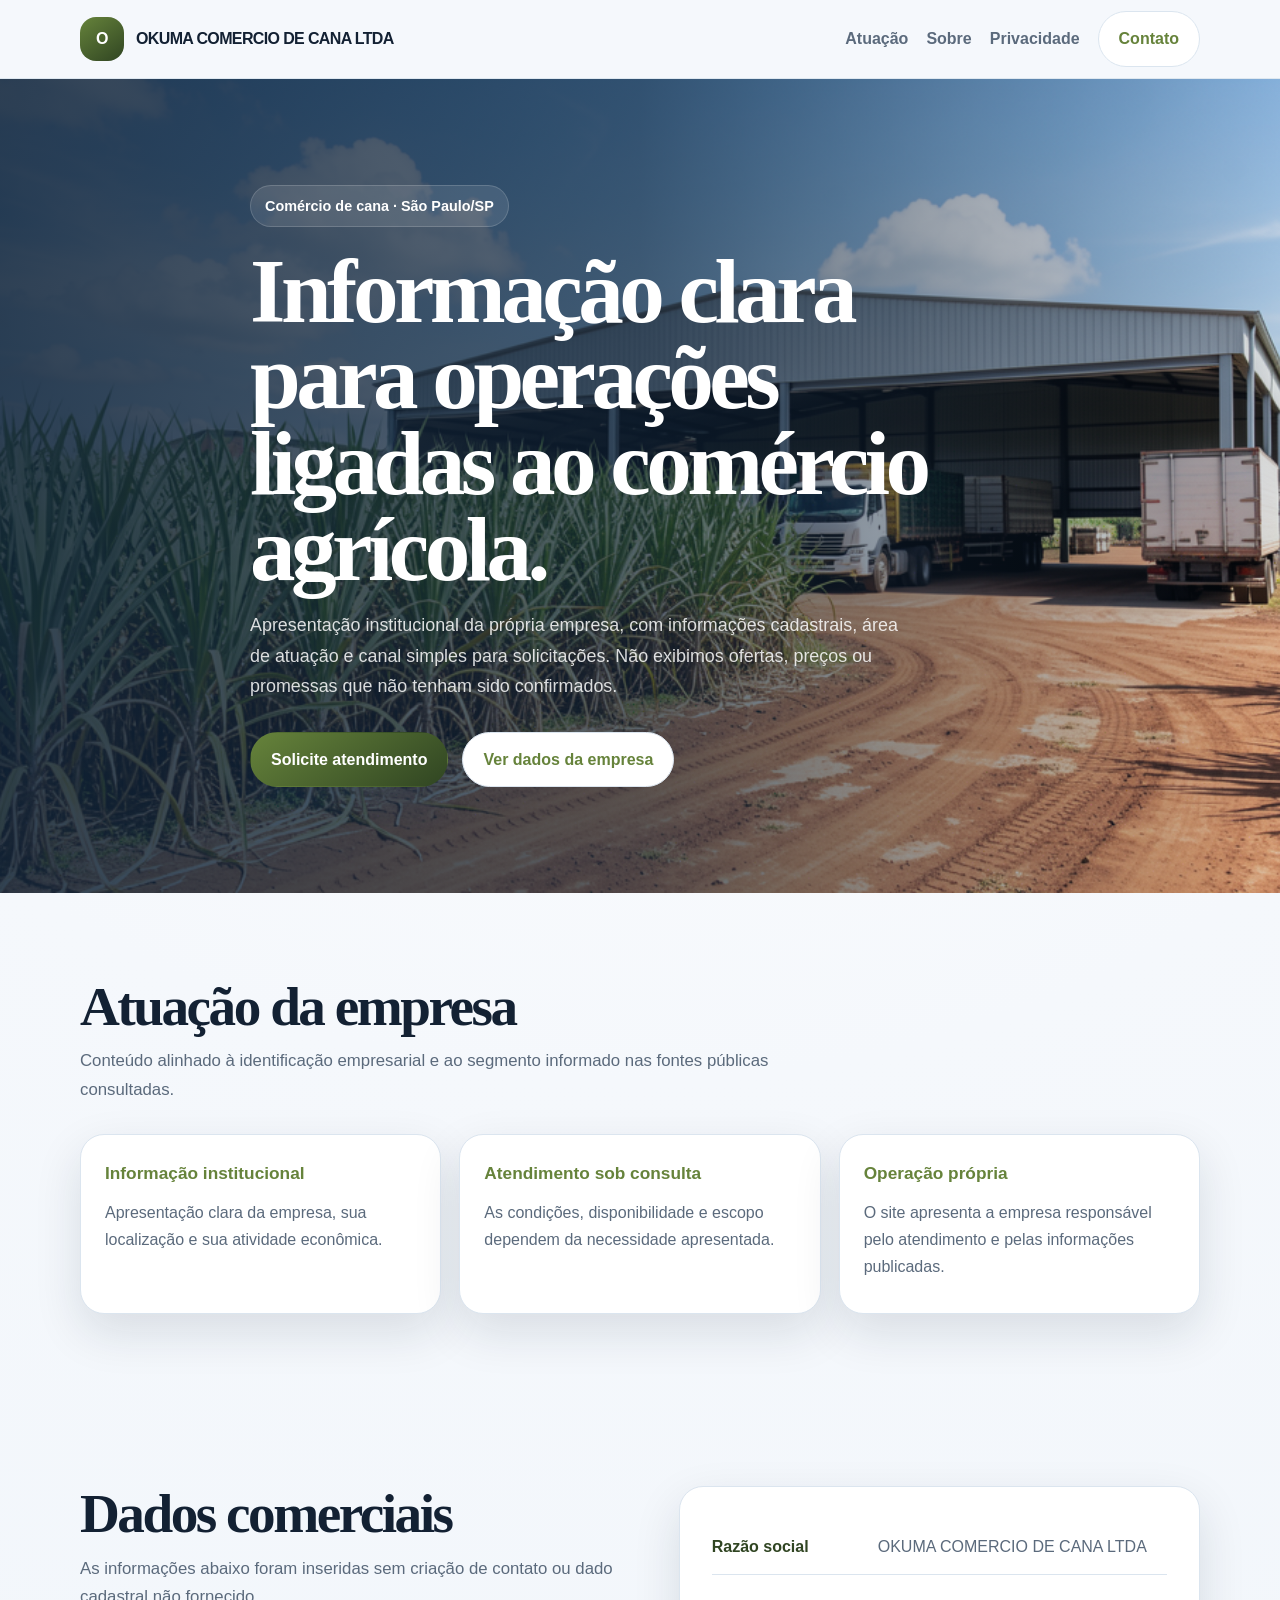
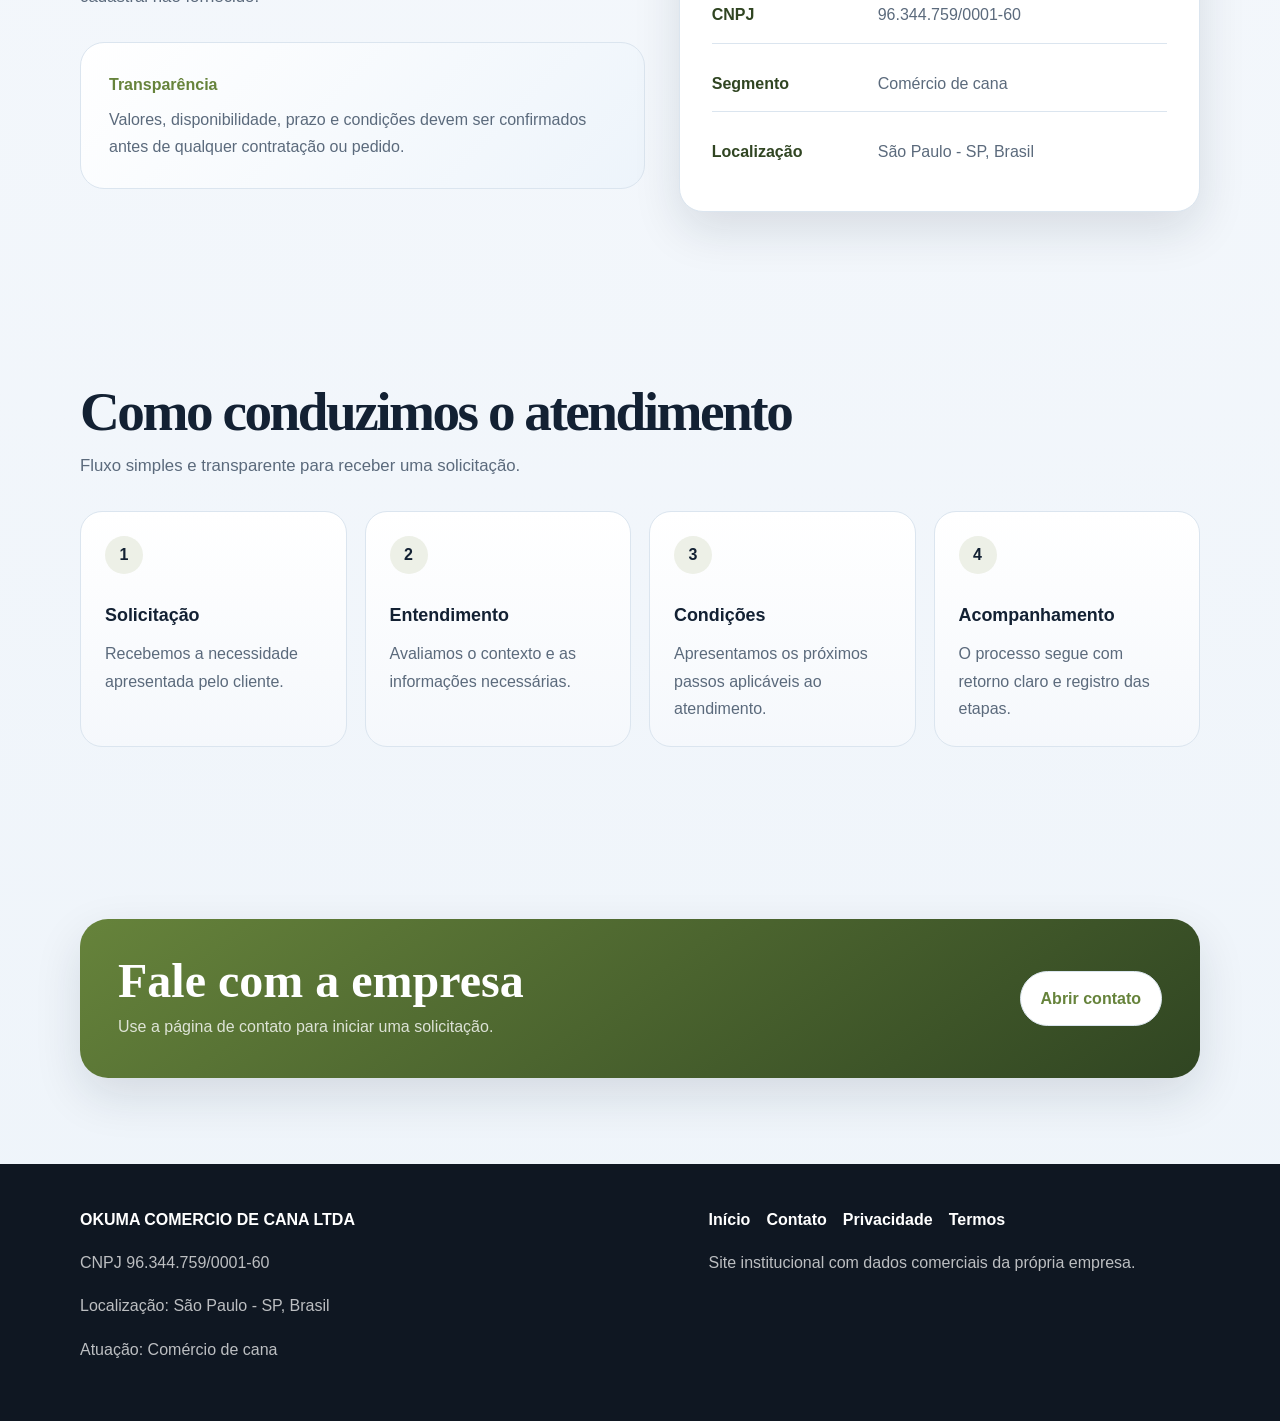
<file: index.html>
<!DOCTYPE html><html lang="pt-BR"><head><meta charset="UTF-8"><meta name="viewport" content="width=device-width, initial-scale=1.0"><meta name="description" content="OKUMA COMERCIO DE CANA LTDA — Comércio de cana."><title>Início — OKUMA COMERCIO DE CANA LTDA</title><link rel="stylesheet" href="styles.css"></head><body><header class="header"><div class="container header-inner"><a class="logo" href="index.html"><span class="mark">O</span><span>OKUMA COMERCIO DE CANA LTDA</span></a><nav class="nav"><a href="index.html#atuacao">Atuação</a><a href="index.html#sobre">Sobre</a><a href="privacy.html">Privacidade</a><a href="contact.html" class="btn btn-secondary">Contato</a></nav></div></header><main><section class="hero"><img src="images/banner.png" alt="Imagem institucional relacionada à atuação da empresa" loading="eager"><div class="container hero-content"><span class="eyebrow">Comércio de cana · São Paulo/SP</span><h1>Informação clara para operações ligadas ao comércio agrícola.</h1><p>Apresentação institucional da própria empresa, com informações cadastrais, área de atuação e canal simples para solicitações. Não exibimos ofertas, preços ou promessas que não tenham sido confirmados.</p><div class="hero-actions"><a class="btn btn-primary" href="contact.html">Solicite atendimento</a><a class="btn btn-secondary" href="#sobre">Ver dados da empresa</a></div></div></section><section class="section" id="atuacao"><div class="container"><div class="section-head"><h2>Atuação da empresa</h2><p>Conteúdo alinhado à identificação empresarial e ao segmento informado nas fontes públicas consultadas.</p></div><div class="grid services"><article class="service"><strong>Informação institucional</strong><p>Apresentação clara da empresa, sua localização e sua atividade econômica.</p></article><article class="service"><strong>Atendimento sob consulta</strong><p>As condições, disponibilidade e escopo dependem da necessidade apresentada.</p></article><article class="service"><strong>Operação própria</strong><p>O site apresenta a empresa responsável pelo atendimento e pelas informações publicadas.</p></article></div></div></section><section class="section" id="sobre"><div class="container split"><div><div class="section-head"><h2>Dados comerciais</h2><p>As informações abaixo foram inseridas sem criação de contato ou dado cadastral não fornecido.</p></div><div class="notice"><strong>Transparência</strong><p>Valores, disponibilidade, prazo e condições devem ser confirmados antes de qualquer contratação ou pedido.</p></div></div><aside class="panel"><div class="facts"><div class="fact"><span>Razão social</span><p>OKUMA COMERCIO DE CANA LTDA</p></div><div class="fact"><span>CNPJ</span><p>96.344.759/0001-60</p></div><div class="fact"><span>Segmento</span><p>Comércio de cana</p></div><div class="fact"><span>Localização</span><p>São Paulo - SP, Brasil</p></div></div></aside></div></section><section class="section"><div class="container"><div class="section-head"><h2>Como conduzimos o atendimento</h2><p>Fluxo simples e transparente para receber uma solicitação.</p></div><div class="grid process"><article class="step"><b>1</b><h3>Solicitação</h3><p>Recebemos a necessidade apresentada pelo cliente.</p></article><article class="step"><b>2</b><h3>Entendimento</h3><p>Avaliamos o contexto e as informações necessárias.</p></article><article class="step"><b>3</b><h3>Condições</h3><p>Apresentamos os próximos passos aplicáveis ao atendimento.</p></article><article class="step"><b>4</b><h3>Acompanhamento</h3><p>O processo segue com retorno claro e registro das etapas.</p></article></div></div></section><section class="section"><div class="container cta-band"><div><h2>Fale com a empresa</h2><p>Use a página de contato para iniciar uma solicitação.</p></div><a class="btn btn-secondary" href="contact.html">Abrir contato</a></div></section></main><footer class="footer"><div class="container footer-grid"><div><strong>OKUMA COMERCIO DE CANA LTDA</strong><p>CNPJ 96.344.759/0001-60</p><p>Localização: São Paulo - SP, Brasil</p><p>Atuação: Comércio de cana</p></div><div><div class="links"><a href="index.html">Início</a><a href="contact.html">Contato</a><a href="privacy.html">Privacidade</a><a href="terms.html">Termos</a></div><p>Site institucional com dados comerciais da própria empresa.</p></div></div></footer></body></html>
</file>
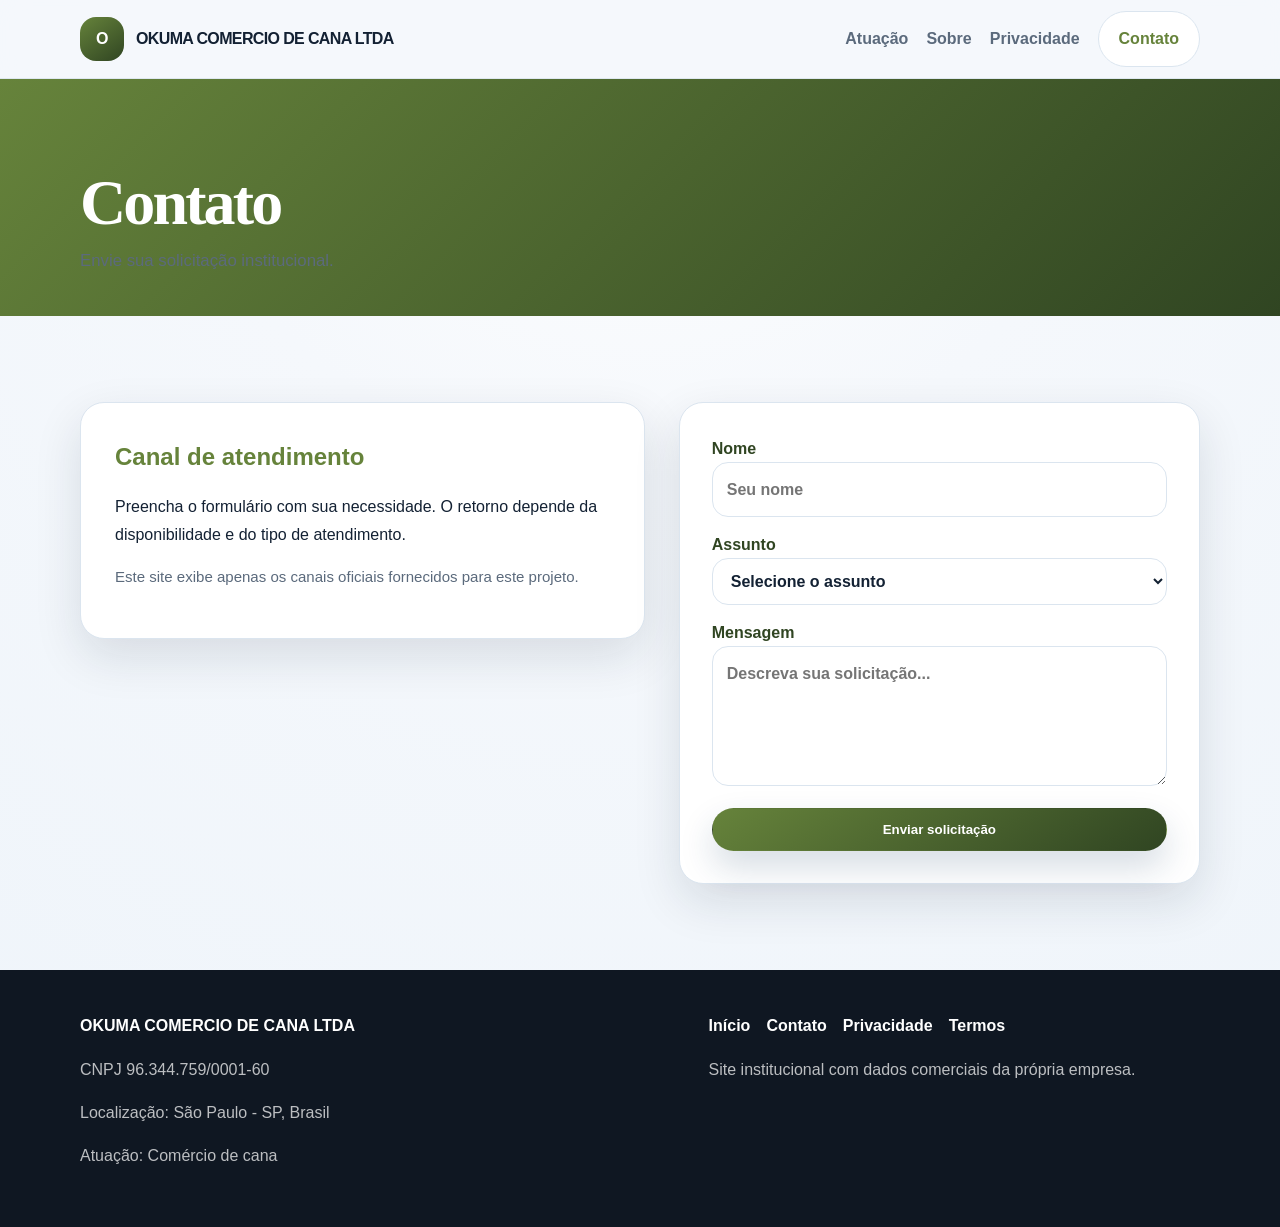
<file: contact.html>
<!DOCTYPE html><html lang="pt-BR"><head><meta charset="UTF-8"><meta name="viewport" content="width=device-width, initial-scale=1.0"><meta name="description" content="OKUMA COMERCIO DE CANA LTDA — Comércio de cana."><title>Contato — OKUMA COMERCIO DE CANA LTDA</title><link rel="stylesheet" href="styles.css"></head><body><header class="header"><div class="container header-inner"><a class="logo" href="index.html"><span class="mark">O</span><span>OKUMA COMERCIO DE CANA LTDA</span></a><nav class="nav"><a href="index.html#atuacao">Atuação</a><a href="index.html#sobre">Sobre</a><a href="privacy.html">Privacidade</a><a href="contact.html" class="btn btn-secondary">Contato</a></nav></div></header><main><section class="page-hero"><div class="container"><h1>Contato</h1><p>Envie sua solicitação institucional.</p></div></section><section class="section"><div class="container split"><div class="content"><h2>Canal de atendimento</h2><p>Preencha o formulário com sua necessidade. O retorno depende da disponibilidade e do tipo de atendimento.</p><p class="small">Este site exibe apenas os canais oficiais fornecidos para este projeto.</p></div><form class="panel form"><label>Nome<input name="nome" placeholder="Seu nome"></label><label>Assunto<select name="assunto"><option>Selecione o assunto</option><option>Informações sobre a empresa</option><option>Produtos ou serviços</option><option>Outro</option></select></label><label>Mensagem<textarea name="mensagem" placeholder="Descreva sua solicitação..."></textarea></label><button class="btn btn-primary" type="submit">Enviar solicitação</button></form></div></section></main><footer class="footer"><div class="container footer-grid"><div><strong>OKUMA COMERCIO DE CANA LTDA</strong><p>CNPJ 96.344.759/0001-60</p><p>Localização: São Paulo - SP, Brasil</p><p>Atuação: Comércio de cana</p></div><div><div class="links"><a href="index.html">Início</a><a href="contact.html">Contato</a><a href="privacy.html">Privacidade</a><a href="terms.html">Termos</a></div><p>Site institucional com dados comerciais da própria empresa.</p></div></div></footer></body></html>
</file>
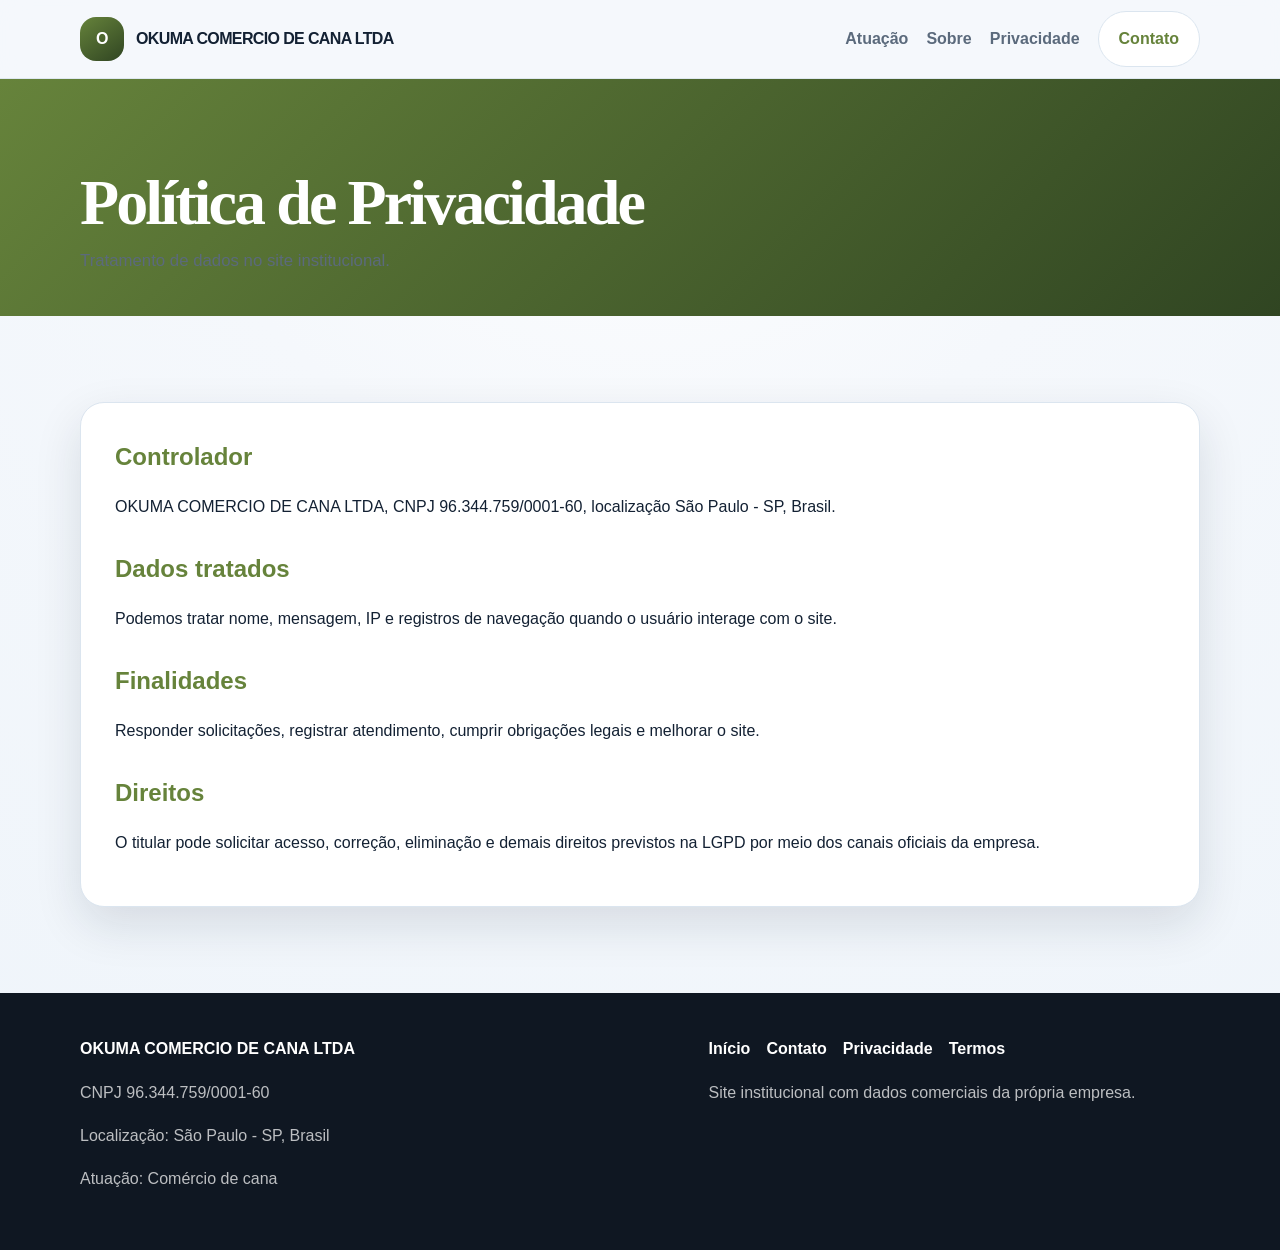
<file: privacy.html>
<!DOCTYPE html><html lang="pt-BR"><head><meta charset="UTF-8"><meta name="viewport" content="width=device-width, initial-scale=1.0"><meta name="description" content="OKUMA COMERCIO DE CANA LTDA — Comércio de cana."><title>Privacidade — OKUMA COMERCIO DE CANA LTDA</title><link rel="stylesheet" href="styles.css"></head><body><header class="header"><div class="container header-inner"><a class="logo" href="index.html"><span class="mark">O</span><span>OKUMA COMERCIO DE CANA LTDA</span></a><nav class="nav"><a href="index.html#atuacao">Atuação</a><a href="index.html#sobre">Sobre</a><a href="privacy.html">Privacidade</a><a href="contact.html" class="btn btn-secondary">Contato</a></nav></div></header><main><section class="page-hero"><div class="container"><h1>Política de Privacidade</h1><p>Tratamento de dados no site institucional.</p></div></section><section class="section"><div class="container content"><h2>Controlador</h2><p>OKUMA COMERCIO DE CANA LTDA, CNPJ 96.344.759/0001-60, localização São Paulo - SP, Brasil.</p><h2>Dados tratados</h2><p>Podemos tratar nome, mensagem, IP e registros de navegação quando o usuário interage com o site.</p><h2>Finalidades</h2><p>Responder solicitações, registrar atendimento, cumprir obrigações legais e melhorar o site.</p><h2>Direitos</h2><p>O titular pode solicitar acesso, correção, eliminação e demais direitos previstos na LGPD por meio dos canais oficiais da empresa.</p></div></section></main><footer class="footer"><div class="container footer-grid"><div><strong>OKUMA COMERCIO DE CANA LTDA</strong><p>CNPJ 96.344.759/0001-60</p><p>Localização: São Paulo - SP, Brasil</p><p>Atuação: Comércio de cana</p></div><div><div class="links"><a href="index.html">Início</a><a href="contact.html">Contato</a><a href="privacy.html">Privacidade</a><a href="terms.html">Termos</a></div><p>Site institucional com dados comerciais da própria empresa.</p></div></div></footer></body></html>
</file>
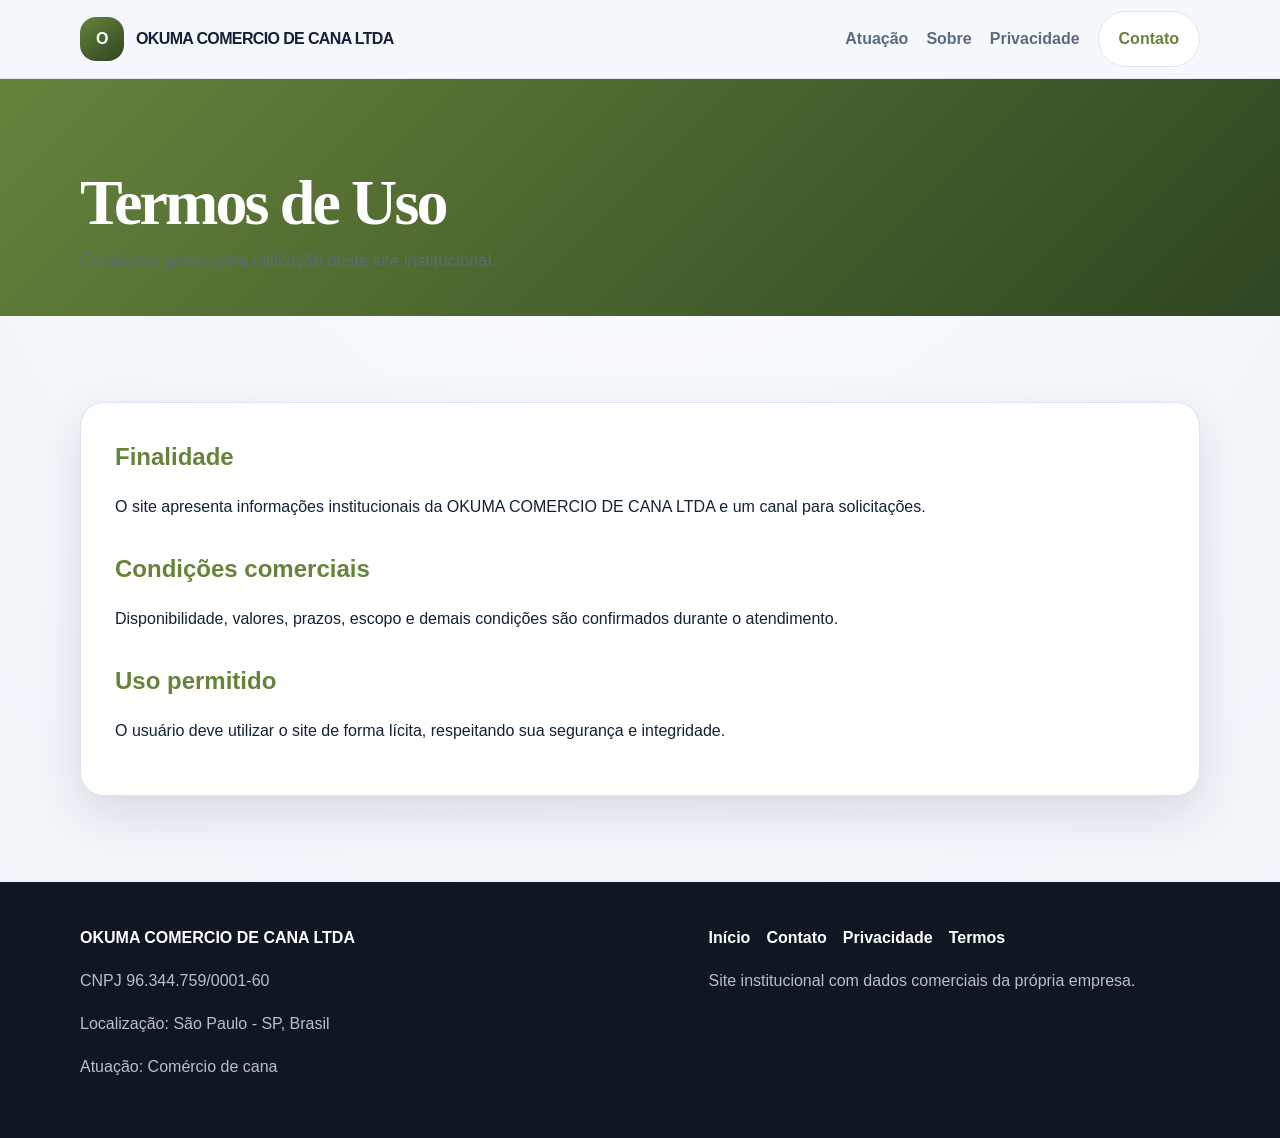
<file: terms.html>
<!DOCTYPE html><html lang="pt-BR"><head><meta charset="UTF-8"><meta name="viewport" content="width=device-width, initial-scale=1.0"><meta name="description" content="OKUMA COMERCIO DE CANA LTDA — Comércio de cana."><title>Termos — OKUMA COMERCIO DE CANA LTDA</title><link rel="stylesheet" href="styles.css"></head><body><header class="header"><div class="container header-inner"><a class="logo" href="index.html"><span class="mark">O</span><span>OKUMA COMERCIO DE CANA LTDA</span></a><nav class="nav"><a href="index.html#atuacao">Atuação</a><a href="index.html#sobre">Sobre</a><a href="privacy.html">Privacidade</a><a href="contact.html" class="btn btn-secondary">Contato</a></nav></div></header><main><section class="page-hero"><div class="container"><h1>Termos de Uso</h1><p>Condições gerais para utilização deste site institucional.</p></div></section><section class="section"><div class="container content"><h2>Finalidade</h2><p>O site apresenta informações institucionais da OKUMA COMERCIO DE CANA LTDA e um canal para solicitações.</p><h2>Condições comerciais</h2><p>Disponibilidade, valores, prazos, escopo e demais condições são confirmados durante o atendimento.</p><h2>Uso permitido</h2><p>O usuário deve utilizar o site de forma lícita, respeitando sua segurança e integridade.</p></div></section></main><footer class="footer"><div class="container footer-grid"><div><strong>OKUMA COMERCIO DE CANA LTDA</strong><p>CNPJ 96.344.759/0001-60</p><p>Localização: São Paulo - SP, Brasil</p><p>Atuação: Comércio de cana</p></div><div><div class="links"><a href="index.html">Início</a><a href="contact.html">Contato</a><a href="privacy.html">Privacidade</a><a href="terms.html">Termos</a></div><p>Site institucional com dados comerciais da própria empresa.</p></div></div></footer></body></html>
</file>
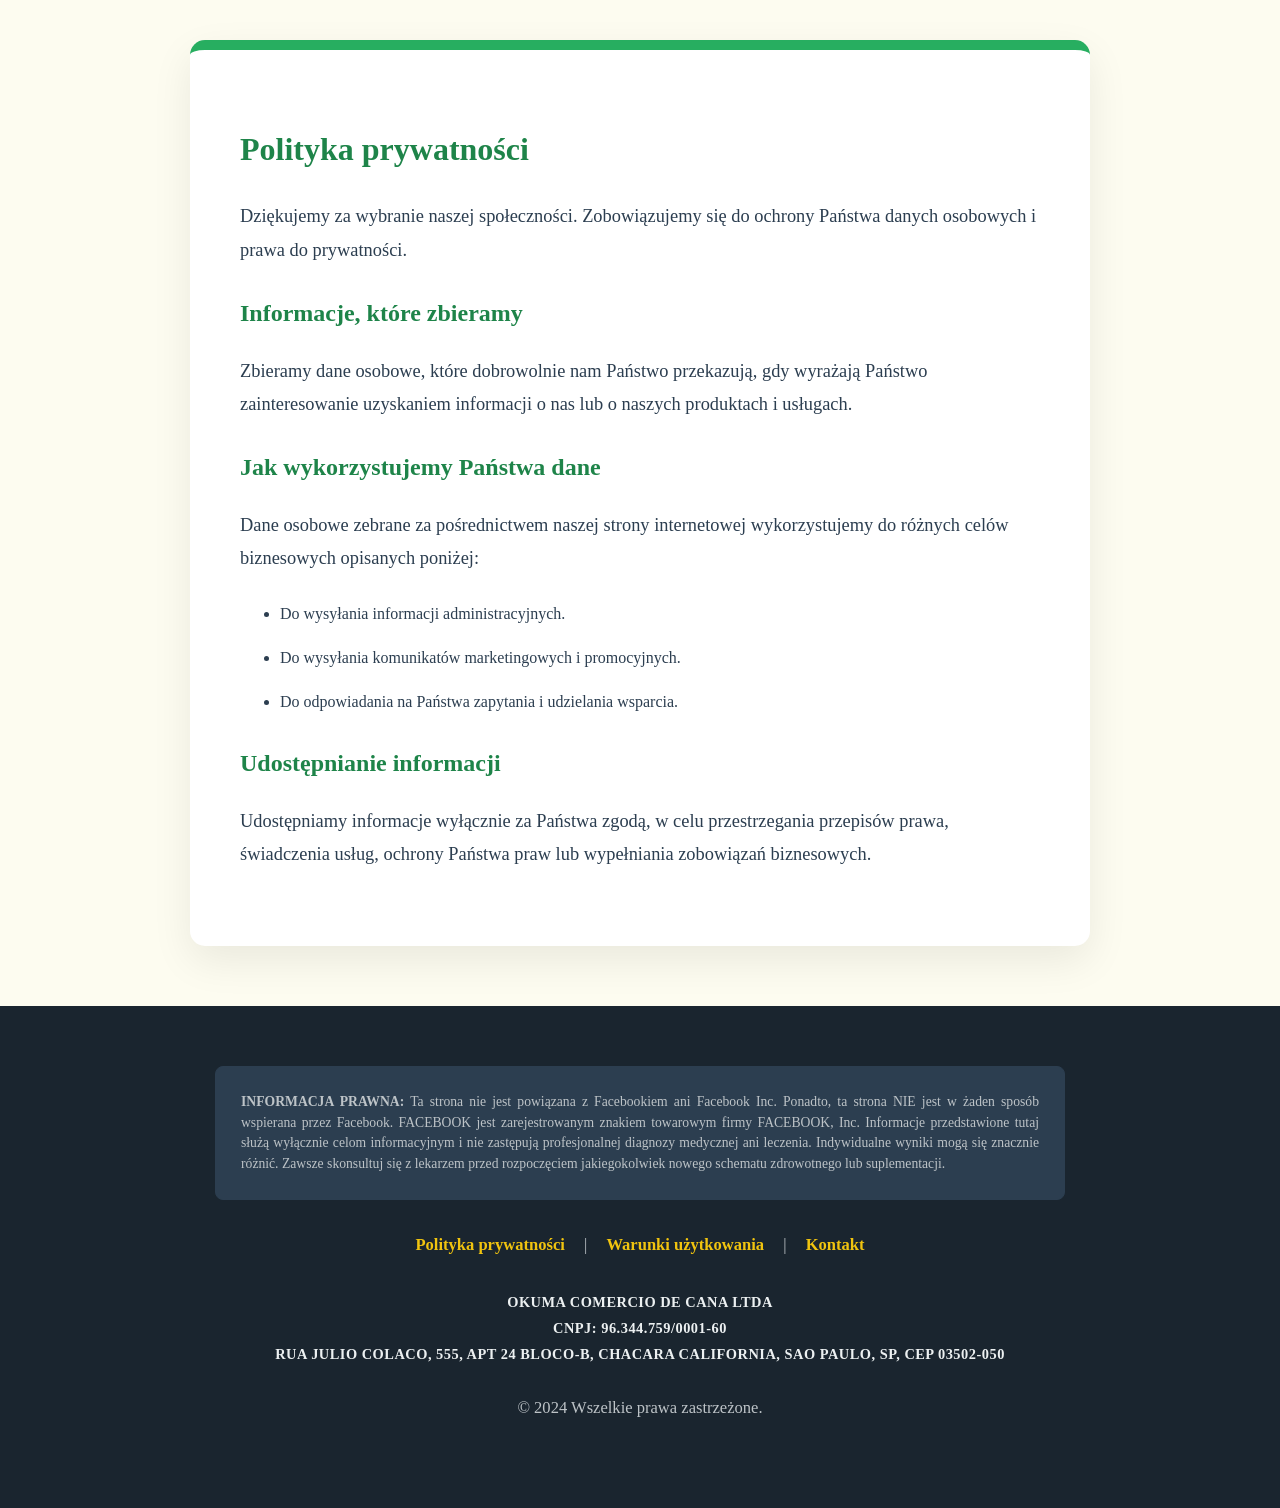
<file: pre/privacy.html>
<!DOCTYPE html>
<html lang="pl">
<head>
    <meta charset="UTF-8">
    <meta name="viewport" content="width=device-width, initial-scale=1.0">
    <title>Polityka prywatności</title>
    <style>
        body {
            font-family: 'Georgia', serif;
            margin: 0;
            padding: 0;
            background-color: #fdfcf0;
            color: #2c3e50;
            line-height: 1.8;
        }
        .container {
            max-width: 800px;
            margin: 40px auto;
            background-color: #fff;
            padding: 50px;
            border-radius: 15px;
            box-shadow: 0 15px 40px rgba(0,0,0,0.08);
            border-top: 10px solid #27ae60;
        }
        h1, h2 {
            color: #1e8449;
        }
        p {
            font-size: 1.15em;
            margin-bottom: 25px;
        }
        ul {
            margin-bottom: 25px;
        }
        li {
            margin-bottom: 15px;
        }
        .footer {
            background-color: #1a252f;
            color: #bdc3c7;
            text-align: center;
            padding: 60px 25px;
            font-size: 0.9em;
            margin-top: 60px;
        }
        .footer-content {
            max-width: 850px;
            margin: 0 auto;
        }
        .disclaimer {
            border: 1px solid #2c3e50;
            padding: 25px;
            margin-bottom: 30px;
            text-align: justify;
            font-size: 0.95em;
            line-height: 1.5;
            background-color: #2c3e50;
            border-radius: 8px;
        }
        .footer a {
            color: #f1c40f;
            text-decoration: none;
            margin: 0 15px;
            font-weight: bold;
        }
        .footer a:hover {
            text-decoration: underline;
        }
        .company-details {
            margin-top: 30px;
            font-weight: bold;
            color: #ecf0f1;
            letter-spacing: 0.5px;
        }
    </style>
</head>
<body>
    <div class="container">
        <h1>Polityka prywatności</h1>
        <p>Dziękujemy za wybranie naszej społeczności. Zobowiązujemy się do ochrony Państwa danych osobowych i prawa do prywatności.</p>
        
        <h2>Informacje, które zbieramy</h2>
        <p>Zbieramy dane osobowe, które dobrowolnie nam Państwo przekazują, gdy wyrażają Państwo zainteresowanie uzyskaniem informacji o nas lub o naszych produktach i usługach.</p>
        
        <h2>Jak wykorzystujemy Państwa dane</h2>
        <p>Dane osobowe zebrane za pośrednictwem naszej strony internetowej wykorzystujemy do różnych celów biznesowych opisanych poniżej:</p>
        <ul>
            <li>Do wysyłania informacji administracyjnych.</li>
            <li>Do wysyłania komunikatów marketingowych i promocyjnych.</li>
            <li>Do odpowiadania na Państwa zapytania i udzielania wsparcia.</li>
        </ul>
        
        <h2>Udostępnianie informacji</h2>
        <p>Udostępniamy informacje wyłącznie za Państwa zgodą, w celu przestrzegania przepisów prawa, świadczenia usług, ochrony Państwa praw lub wypełniania zobowiązań biznesowych.</p>
    </div>

    <div class="footer">
        <div class="footer-content">
            <div class="disclaimer">
                <strong>INFORMACJA PRAWNA:</strong> Ta strona nie jest powiązana z Facebookiem ani Facebook Inc. Ponadto, ta strona NIE jest w żaden sposób wspierana przez Facebook. FACEBOOK jest zarejestrowanym znakiem towarowym firmy FACEBOOK, Inc. Informacje przedstawione tutaj służą wyłącznie celom informacyjnym i nie zastępują profesjonalnej diagnozy medycznej ani leczenia. Indywidualne wyniki mogą się znacznie różnić. Zawsze skonsultuj się z lekarzem przed rozpoczęciem jakiegokolwiek nowego schematu zdrowotnego lub suplementacji.
            </div>
            
            <p>
                <a href="./privacy.html">Polityka prywatności</a> | 
                <a href="./terms.html">Warunki użytkowania</a> | 
                <a href="mailto:FEIRANTE@OCFSP.COM.BR">Kontakt</a>
            </p>
            
            <div class="company-details">
                OKUMA COMERCIO DE CANA LTDA<br>
                CNPJ: 96.344.759/0001-60<br>
                RUA JULIO COLACO, 555, APT 24 BLOCO-B, CHACARA CALIFORNIA, SAO PAULO, SP, CEP 03502-050
            </div>
            
            <p style="margin-top: 25px;">&copy; 2024 Wszelkie prawa zastrzeżone.</p>
        </div>
    </div>
</body>
</html>
</file>
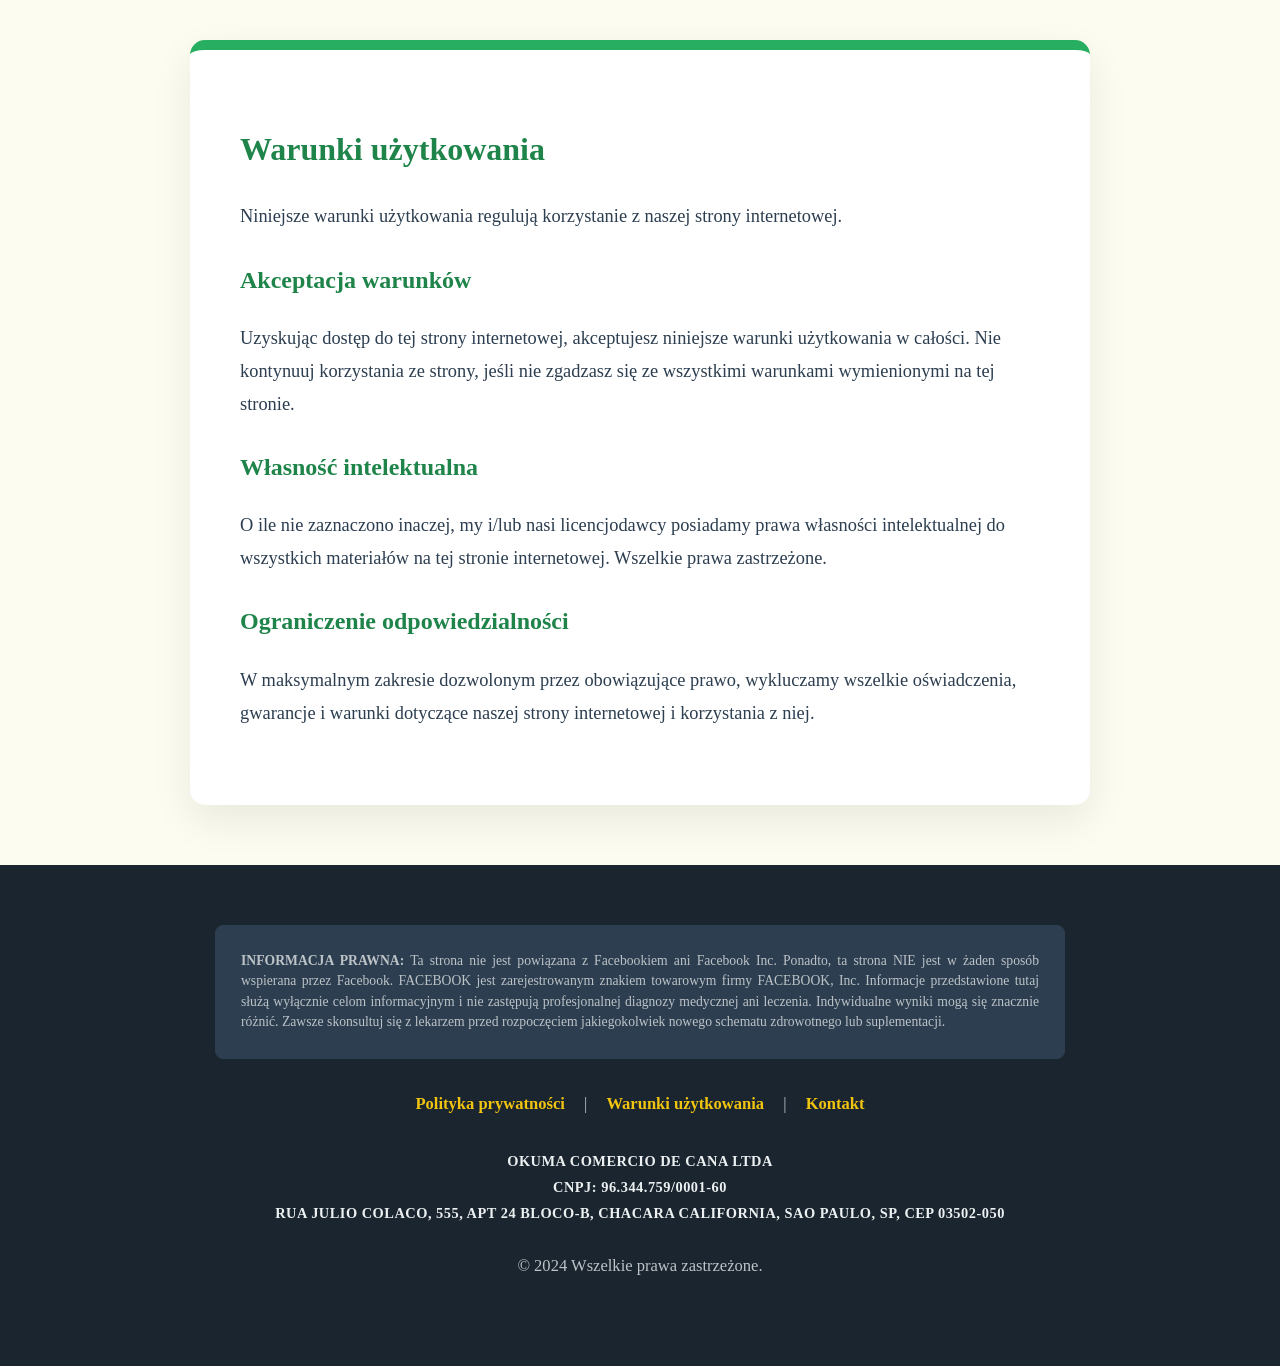
<file: pre/terms.html>
<!DOCTYPE html>
<html lang="pl">
<head>
    <meta charset="UTF-8">
    <meta name="viewport" content="width=device-width, initial-scale=1.0">
    <title>Warunki użytkowania</title>
    <style>
        body {
            font-family: 'Georgia', serif;
            margin: 0;
            padding: 0;
            background-color: #fdfcf0;
            color: #2c3e50;
            line-height: 1.8;
        }
        .container {
            max-width: 800px;
            margin: 40px auto;
            background-color: #fff;
            padding: 50px;
            border-radius: 15px;
            box-shadow: 0 15px 40px rgba(0,0,0,0.08);
            border-top: 10px solid #27ae60;
        }
        h1, h2 {
            color: #1e8449;
        }
        p {
            font-size: 1.15em;
            margin-bottom: 25px;
        }
        .footer {
            background-color: #1a252f;
            color: #bdc3c7;
            text-align: center;
            padding: 60px 25px;
            font-size: 0.9em;
            margin-top: 60px;
        }
        .footer-content {
            max-width: 850px;
            margin: 0 auto;
        }
        .disclaimer {
            border: 1px solid #2c3e50;
            padding: 25px;
            margin-bottom: 30px;
            text-align: justify;
            font-size: 0.95em;
            line-height: 1.5;
            background-color: #2c3e50;
            border-radius: 8px;
        }
        .footer a {
            color: #f1c40f;
            text-decoration: none;
            margin: 0 15px;
            font-weight: bold;
        }
        .footer a:hover {
            text-decoration: underline;
        }
        .company-details {
            margin-top: 30px;
            font-weight: bold;
            color: #ecf0f1;
            letter-spacing: 0.5px;
        }
    </style>
</head>
<body>
    <div class="container">
        <h1>Warunki użytkowania</h1>
        <p>Niniejsze warunki użytkowania regulują korzystanie z naszej strony internetowej.</p>
        
        <h2>Akceptacja warunków</h2>
        <p>Uzyskując dostęp do tej strony internetowej, akceptujesz niniejsze warunki użytkowania w całości. Nie kontynuuj korzystania ze strony, jeśli nie zgadzasz się ze wszystkimi warunkami wymienionymi na tej stronie.</p>
        
        <h2>Własność intelektualna</h2>
        <p>O ile nie zaznaczono inaczej, my i/lub nasi licencjodawcy posiadamy prawa własności intelektualnej do wszystkich materiałów na tej stronie internetowej. Wszelkie prawa zastrzeżone.</p>
        
        <h2>Ograniczenie odpowiedzialności</h2>
        <p>W maksymalnym zakresie dozwolonym przez obowiązujące prawo, wykluczamy wszelkie oświadczenia, gwarancje i warunki dotyczące naszej strony internetowej i korzystania z niej.</p>
    </div>

    <div class="footer">
        <div class="footer-content">
            <div class="disclaimer">
                <strong>INFORMACJA PRAWNA:</strong> Ta strona nie jest powiązana z Facebookiem ani Facebook Inc. Ponadto, ta strona NIE jest w żaden sposób wspierana przez Facebook. FACEBOOK jest zarejestrowanym znakiem towarowym firmy FACEBOOK, Inc. Informacje przedstawione tutaj służą wyłącznie celom informacyjnym i nie zastępują profesjonalnej diagnozy medycznej ani leczenia. Indywidualne wyniki mogą się znacznie różnić. Zawsze skonsultuj się z lekarzem przed rozpoczęciem jakiegokolwiek nowego schematu zdrowotnego lub suplementacji.
            </div>
            
            <p>
                <a href="./privacy.html">Polityka prywatności</a> | 
                <a href="./terms.html">Warunki użytkowania</a> | 
                <a href="mailto:FEIRANTE@OCFSP.COM.BR">Kontakt</a>
            </p>
            
            <div class="company-details">
                OKUMA COMERCIO DE CANA LTDA<br>
                CNPJ: 96.344.759/0001-60<br>
                RUA JULIO COLACO, 555, APT 24 BLOCO-B, CHACARA CALIFORNIA, SAO PAULO, SP, CEP 03502-050
            </div>
            
            <p style="margin-top: 25px;">&copy; 2024 Wszelkie prawa zastrzeżone.</p>
        </div>
    </div>
</body>
</html>
</file>
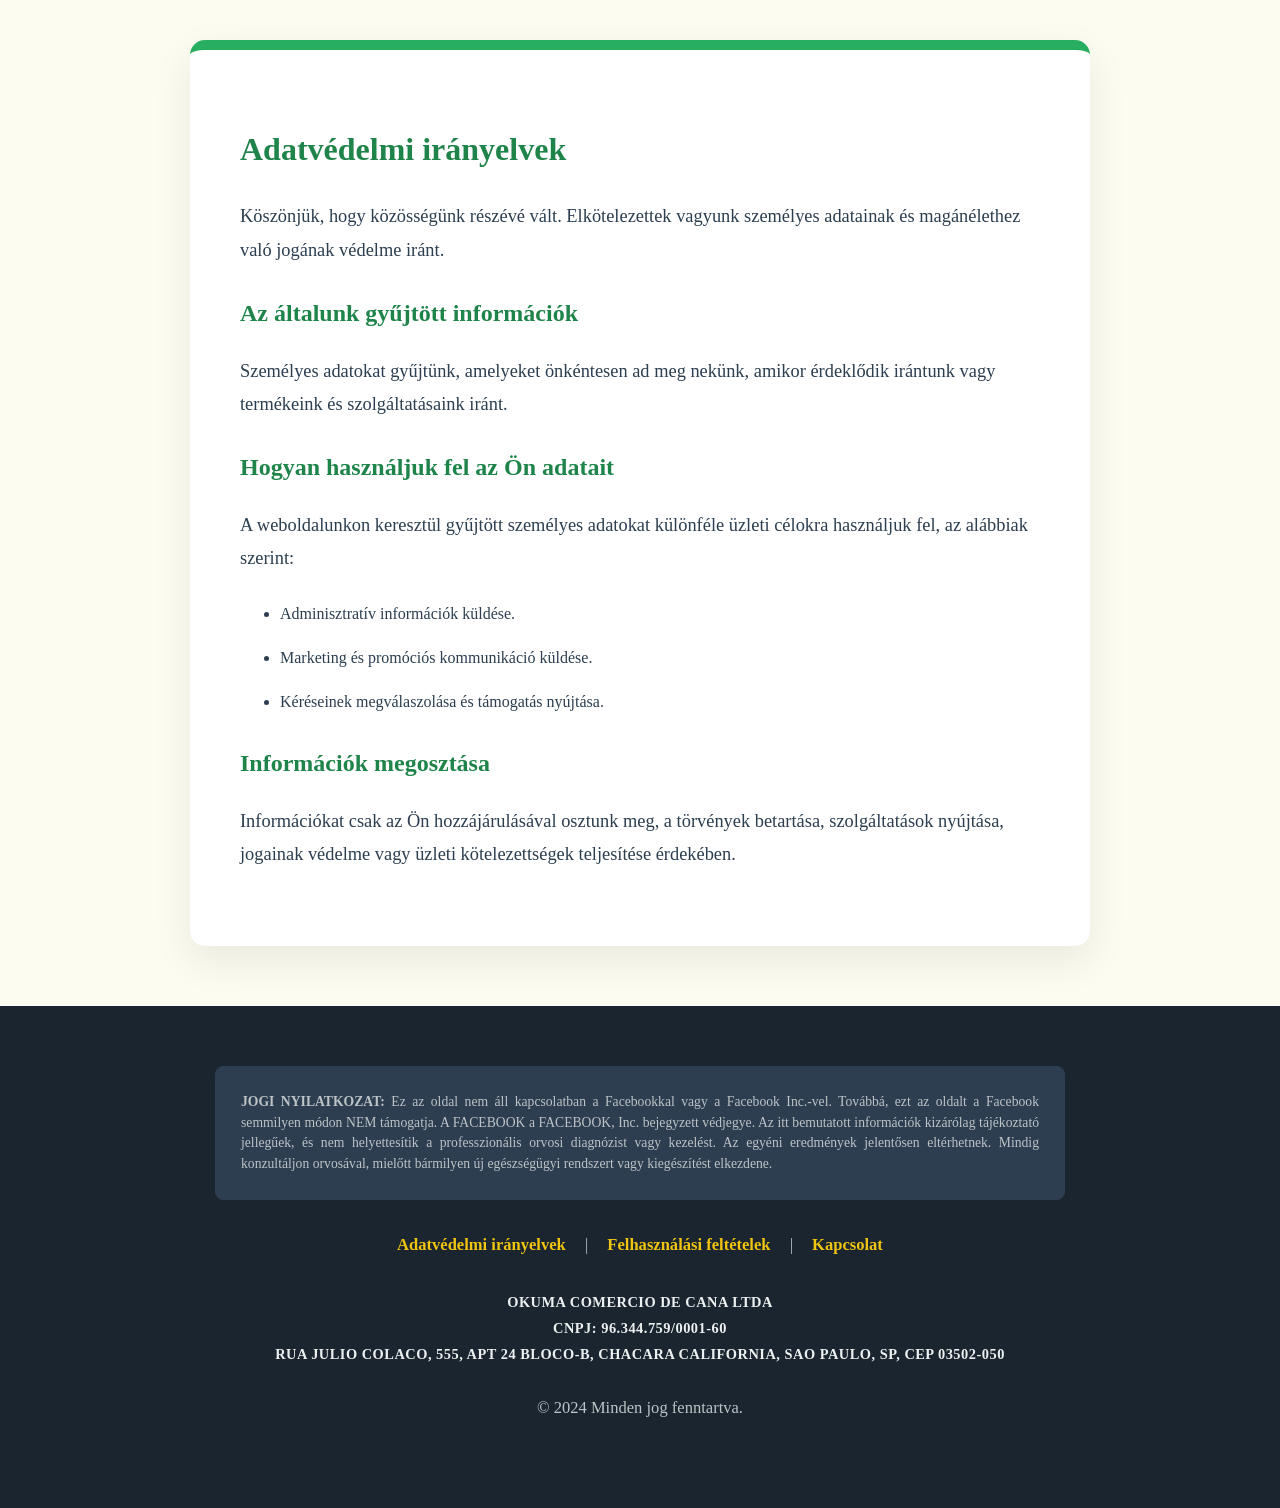
<file: pre_hu/privacy.html>
<!DOCTYPE html>
<html lang="hu">
<head>
    <meta charset="UTF-8">
    <meta name="viewport" content="width=device-width, initial-scale=1.0">
    <title>Adatvédelmi irányelvek</title>
    <style>
        body {
            font-family: 'Georgia', serif;
            margin: 0;
            padding: 0;
            background-color: #fdfcf0;
            color: #2c3e50;
            line-height: 1.8;
        }
        .container {
            max-width: 800px;
            margin: 40px auto;
            background-color: #fff;
            padding: 50px;
            border-radius: 15px;
            box-shadow: 0 15px 40px rgba(0,0,0,0.08);
            border-top: 10px solid #27ae60;
        }
        h1, h2 {
            color: #1e8449;
        }
        p {
            font-size: 1.15em;
            margin-bottom: 25px;
        }
        ul {
            margin-bottom: 25px;
        }
        li {
            margin-bottom: 15px;
        }
        .footer {
            background-color: #1a252f;
            color: #bdc3c7;
            text-align: center;
            padding: 60px 25px;
            font-size: 0.9em;
            margin-top: 60px;
        }
        .footer-content {
            max-width: 850px;
            margin: 0 auto;
        }
        .disclaimer {
            border: 1px solid #2c3e50;
            padding: 25px;
            margin-bottom: 30px;
            text-align: justify;
            font-size: 0.95em;
            line-height: 1.5;
            background-color: #2c3e50;
            border-radius: 8px;
        }
        .footer a {
            color: #f1c40f;
            text-decoration: none;
            margin: 0 15px;
            font-weight: bold;
        }
        .footer a:hover {
            text-decoration: underline;
        }
        .company-details {
            margin-top: 30px;
            font-weight: bold;
            color: #ecf0f1;
            letter-spacing: 0.5px;
        }
    </style>
</head>
<body>
    <div class="container">
        <h1>Adatvédelmi irányelvek</h1>
        <p>Köszönjük, hogy közösségünk részévé vált. Elkötelezettek vagyunk személyes adatainak és magánélethez való jogának védelme iránt.</p>
        
        <h2>Az általunk gyűjtött információk</h2>
        <p>Személyes adatokat gyűjtünk, amelyeket önkéntesen ad meg nekünk, amikor érdeklődik irántunk vagy termékeink és szolgáltatásaink iránt.</p>
        
        <h2>Hogyan használjuk fel az Ön adatait</h2>
        <p>A weboldalunkon keresztül gyűjtött személyes adatokat különféle üzleti célokra használjuk fel, az alábbiak szerint:</p>
        <ul>
            <li>Adminisztratív információk küldése.</li>
            <li>Marketing és promóciós kommunikáció küldése.</li>
            <li>Kéréseinek megválaszolása és támogatás nyújtása.</li>
        </ul>
        
        <h2>Információk megosztása</h2>
        <p>Információkat csak az Ön hozzájárulásával osztunk meg, a törvények betartása, szolgáltatások nyújtása, jogainak védelme vagy üzleti kötelezettségek teljesítése érdekében.</p>
    </div>

    <div class="footer">
        <div class="footer-content">
            <div class="disclaimer">
                <strong>JOGI NYILATKOZAT:</strong> Ez az oldal nem áll kapcsolatban a Facebookkal vagy a Facebook Inc.-vel. Továbbá, ezt az oldalt a Facebook semmilyen módon NEM támogatja. A FACEBOOK a FACEBOOK, Inc. bejegyzett védjegye. Az itt bemutatott információk kizárólag tájékoztató jellegűek, és nem helyettesítik a professzionális orvosi diagnózist vagy kezelést. Az egyéni eredmények jelentősen eltérhetnek. Mindig konzultáljon orvosával, mielőtt bármilyen új egészségügyi rendszert vagy kiegészítést elkezdene.
            </div>
            
            <p>
                <a href="./privacy.html">Adatvédelmi irányelvek</a> | 
                <a href="./terms.html">Felhasználási feltételek</a> | 
                <a href="mailto:FEIRANTE@OCFSP.COM.BR">Kapcsolat</a>
            </p>
            
            <div class="company-details">
                OKUMA COMERCIO DE CANA LTDA<br>
                CNPJ: 96.344.759/0001-60<br>
                RUA JULIO COLACO, 555, APT 24 BLOCO-B, CHACARA CALIFORNIA, SAO PAULO, SP, CEP 03502-050
            </div>
            
            <p style="margin-top: 25px;">&copy; 2024 Minden jog fenntartva.</p>
        </div>
    </div>
</body>
</html>
</file>
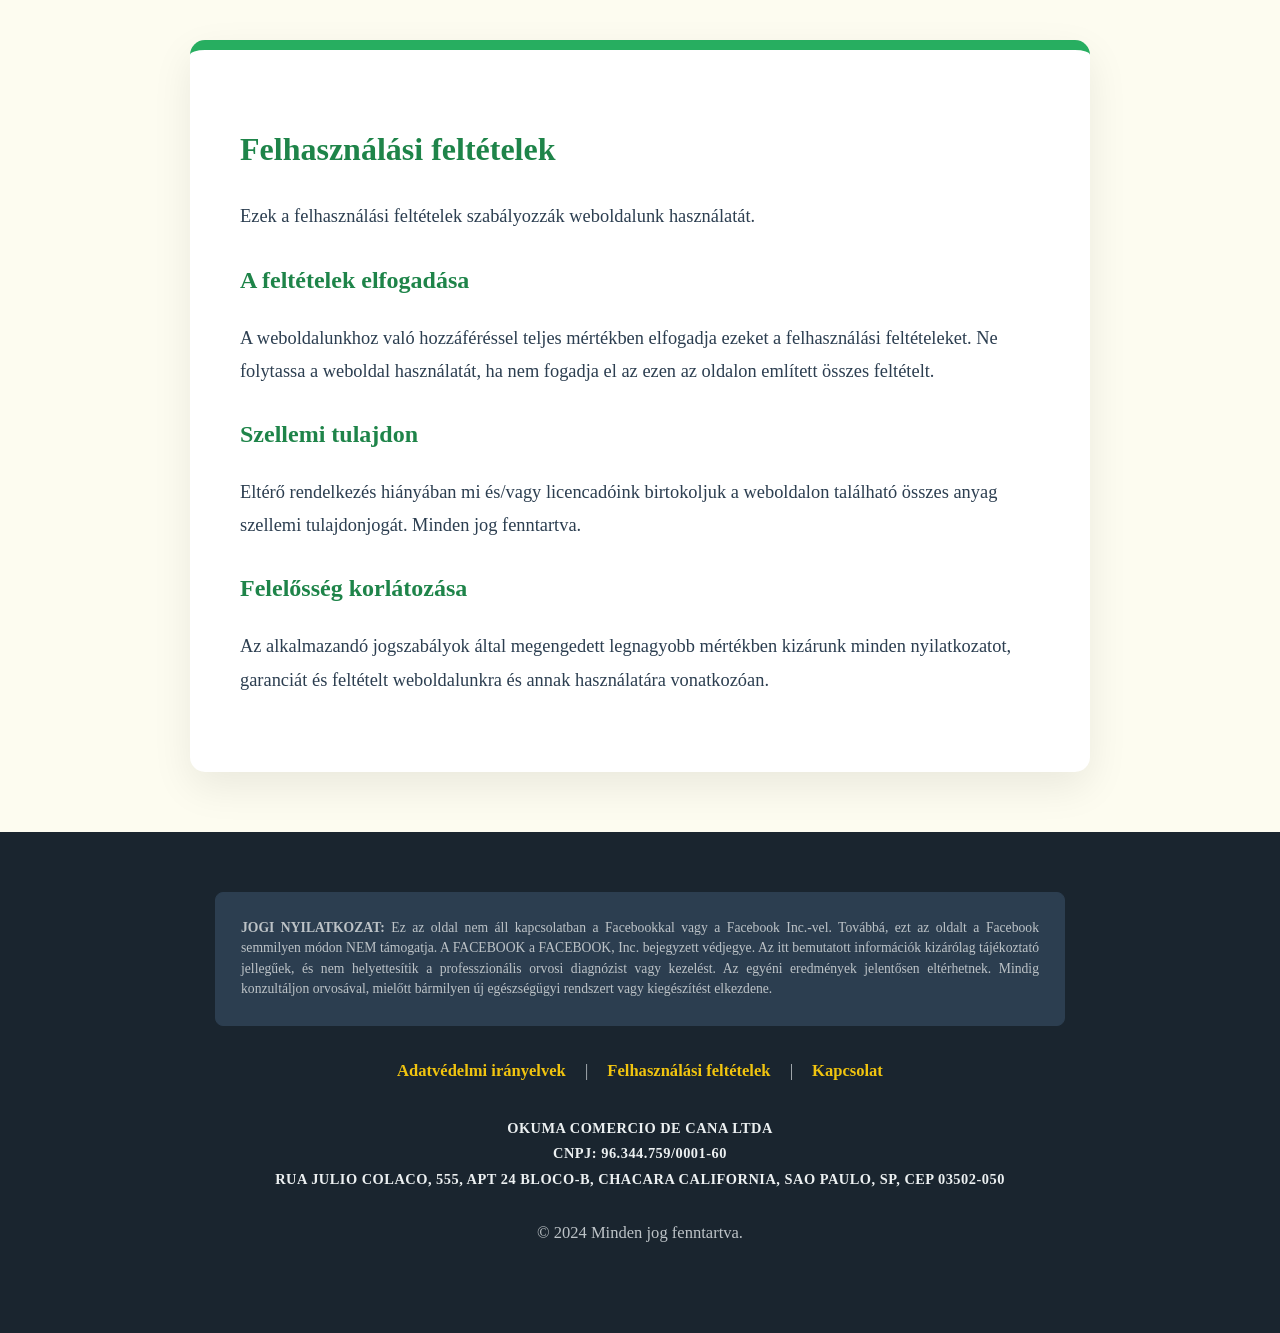
<file: pre_hu/terms.html>
<!DOCTYPE html>
<html lang="hu">
<head>
    <meta charset="UTF-8">
    <meta name="viewport" content="width=device-width, initial-scale=1.0">
    <title>Felhasználási feltételek</title>
    <style>
        body {
            font-family: 'Georgia', serif;
            margin: 0;
            padding: 0;
            background-color: #fdfcf0;
            color: #2c3e50;
            line-height: 1.8;
        }
        .container {
            max-width: 800px;
            margin: 40px auto;
            background-color: #fff;
            padding: 50px;
            border-radius: 15px;
            box-shadow: 0 15px 40px rgba(0,0,0,0.08);
            border-top: 10px solid #27ae60;
        }
        h1, h2 {
            color: #1e8449;
        }
        p {
            font-size: 1.15em;
            margin-bottom: 25px;
        }
        .footer {
            background-color: #1a252f;
            color: #bdc3c7;
            text-align: center;
            padding: 60px 25px;
            font-size: 0.9em;
            margin-top: 60px;
        }
        .footer-content {
            max-width: 850px;
            margin: 0 auto;
        }
        .disclaimer {
            border: 1px solid #2c3e50;
            padding: 25px;
            margin-bottom: 30px;
            text-align: justify;
            font-size: 0.95em;
            line-height: 1.5;
            background-color: #2c3e50;
            border-radius: 8px;
        }
        .footer a {
            color: #f1c40f;
            text-decoration: none;
            margin: 0 15px;
            font-weight: bold;
        }
        .footer a:hover {
            text-decoration: underline;
        }
        .company-details {
            margin-top: 30px;
            font-weight: bold;
            color: #ecf0f1;
            letter-spacing: 0.5px;
        }
    </style>
</head>
<body>
    <div class="container">
        <h1>Felhasználási feltételek</h1>
        <p>Ezek a felhasználási feltételek szabályozzák weboldalunk használatát.</p>
        
        <h2>A feltételek elfogadása</h2>
        <p>A weboldalunkhoz való hozzáféréssel teljes mértékben elfogadja ezeket a felhasználási feltételeket. Ne folytassa a weboldal használatát, ha nem fogadja el az ezen az oldalon említett összes feltételt.</p>
        
        <h2>Szellemi tulajdon</h2>
        <p>Eltérő rendelkezés hiányában mi és/vagy licencadóink birtokoljuk a weboldalon található összes anyag szellemi tulajdonjogát. Minden jog fenntartva.</p>
        
        <h2>Felelősség korlátozása</h2>
        <p>Az alkalmazandó jogszabályok által megengedett legnagyobb mértékben kizárunk minden nyilatkozatot, garanciát és feltételt weboldalunkra és annak használatára vonatkozóan.</p>
    </div>

    <div class="footer">
        <div class="footer-content">
            <div class="disclaimer">
                <strong>JOGI NYILATKOZAT:</strong> Ez az oldal nem áll kapcsolatban a Facebookkal vagy a Facebook Inc.-vel. Továbbá, ezt az oldalt a Facebook semmilyen módon NEM támogatja. A FACEBOOK a FACEBOOK, Inc. bejegyzett védjegye. Az itt bemutatott információk kizárólag tájékoztató jellegűek, és nem helyettesítik a professzionális orvosi diagnózist vagy kezelést. Az egyéni eredmények jelentősen eltérhetnek. Mindig konzultáljon orvosával, mielőtt bármilyen új egészségügyi rendszert vagy kiegészítést elkezdene.
            </div>
            
            <p>
                <a href="./privacy.html">Adatvédelmi irányelvek</a> | 
                <a href="./terms.html">Felhasználási feltételek</a> | 
                <a href="mailto:FEIRANTE@OCFSP.COM.BR">Kapcsolat</a>
            </p>
            
            <div class="company-details">
                OKUMA COMERCIO DE CANA LTDA<br>
                CNPJ: 96.344.759/0001-60<br>
                RUA JULIO COLACO, 555, APT 24 BLOCO-B, CHACARA CALIFORNIA, SAO PAULO, SP, CEP 03502-050
            </div>
            
            <p style="margin-top: 25px;">&copy; 2024 Minden jog fenntartva.</p>
        </div>
    </div>
</body>
</html>
</file>
<file: styles.css>
:root{--bg:#f5f8fc;--surface:#fff;--ink:#132133;--muted:#5b6a7c;--brand:#66833b;--brand-2:#304522;--line:#dbe5ef;--shadow:0 18px 48px rgba(19,33,51,.12);--radius:24px;--container:min(1120px,calc(100% - 40px))}*{box-sizing:border-box}html{scroll-behavior:smooth}body{margin:0;background:radial-gradient(circle at top,#fff 0%,var(--bg) 35%,#eef4fa 100%);color:var(--ink);font-family:Arial,Helvetica,sans-serif;line-height:1.7}img{display:block;max-width:100%;height:auto}a{color:inherit;text-decoration:none}.container{width:var(--container);margin:0 auto}.header{position:sticky;top:0;z-index:10;background:rgba(245,248,252,.92);backdrop-filter:blur(14px);border-bottom:1px solid rgba(219,229,239,.85)}.header-inner{min-height:78px;display:flex;align-items:center;justify-content:space-between;gap:24px}.logo{display:flex;align-items:center;gap:12px;font-weight:900;letter-spacing:-.04em}.mark{width:44px;height:44px;border-radius:16px;display:grid;place-items:center;background:linear-gradient(145deg,var(--brand),var(--brand-2));color:#fff}.nav{display:flex;gap:18px;align-items:center;color:var(--muted);font-weight:700}.btn{display:inline-flex;align-items:center;justify-content:center;padding:13px 20px;border-radius:999px;font-weight:800;border:1px solid transparent;transition:.2s ease}.btn-primary{background:linear-gradient(145deg,var(--brand),var(--brand-2));color:#fff;box-shadow:0 16px 34px rgba(23,59,99,.18)}.btn-secondary{background:#fff;border-color:var(--line);color:var(--brand)}.btn:hover{transform:translateY(-1px)}.hero{position:relative;overflow:hidden;min-height:680px;display:grid;align-items:center;isolation:isolate;background:#10243a}.hero::after{content:"";position:absolute;inset:0;background:linear-gradient(90deg,rgba(16,36,58,.86),rgba(16,36,58,.68) 50%,rgba(16,36,58,.12));z-index:-1}.hero img{position:absolute;inset:0;width:100%;height:100%;object-fit:cover;z-index:-2}.hero-content{max-width:780px;color:#fff;padding:106px 0}.eyebrow{display:inline-flex;padding:8px 14px;border-radius:999px;border:1px solid rgba(255,255,255,.16);background:rgba(255,255,255,.10);font-weight:800;font-size:.9rem}.hero h1{margin:22px 0 18px;font-family:Georgia,'Times New Roman',serif;font-size:clamp(2.8rem,8vw,5.7rem);line-height:.94;letter-spacing:-.05em}.hero p{max-width:66ch;margin:0 0 30px;color:rgba(255,255,255,.84);font-size:1.12rem}.hero-actions{display:flex;gap:14px;flex-wrap:wrap}.section{padding:86px 0}.section-head{max-width:760px;margin-bottom:30px}.section-head h2,.page-hero h1{font-family:Georgia,'Times New Roman',serif;letter-spacing:-.045em}.section-head h2{margin:0 0 12px;font-size:clamp(2rem,4.4vw,3.45rem);line-height:1.02}.section-head p,.page-hero p{margin:0;color:var(--muted);font-size:1.05rem}.grid{display:grid;gap:18px}.services{grid-template-columns:repeat(3,minmax(0,1fr))}.service,.panel,.content{background:var(--surface);border:1px solid var(--line);border-radius:var(--radius);box-shadow:var(--shadow)}.service{padding:24px;min-height:180px}.service strong{display:block;color:var(--brand);font-size:1.08rem;margin-bottom:10px}.service p{margin:0;color:var(--muted)}.split{display:grid;grid-template-columns:1.04fr .96fr;gap:34px;align-items:start}.panel{padding:32px}.facts{display:grid;gap:12px}.fact{display:grid;grid-template-columns:150px 1fr;gap:16px;padding:14px 0;border-bottom:1px solid var(--line)}.fact:last-child{border-bottom:0}.fact span{font-weight:800;color:var(--brand-2)}.fact p{margin:0;color:var(--muted);overflow-wrap:anywhere}.notice{background:linear-gradient(135deg,#fff,#edf4fb);border:1px solid #dbe5ef;border-radius:var(--radius);padding:28px}.notice strong{display:block;color:var(--brand);margin-bottom:8px}.notice p{margin:0;color:var(--muted)}.process{grid-template-columns:repeat(4,minmax(0,1fr))}.step{background:linear-gradient(180deg,#fff,#f5f8fc);border-radius:22px;padding:24px;min-height:220px;border:1px solid var(--line)}.step b{display:inline-grid;place-items:center;width:38px;height:38px;border-radius:50%;background:color-mix(in srgb,var(--brand) 12%,white);margin-bottom:26px}.step h3{margin:0 0 10px;font-size:1.12rem}.step p{margin:0;color:var(--muted)}.cta-band{background:linear-gradient(145deg,var(--brand),var(--brand-2));color:#fff;border-radius:28px;padding:38px;display:flex;align-items:center;justify-content:space-between;gap:22px;box-shadow:var(--shadow)}.cta-band h2{font-family:Georgia,'Times New Roman',serif;margin:0 0 8px;font-size:clamp(1.8rem,4vw,3rem);line-height:1}.cta-band p{margin:0;color:rgba(255,255,255,.8)}.footer{padding:42px 0;background:#0f1722;color:#fff}.footer-grid{display:grid;grid-template-columns:1.1fr .9fr;gap:28px}.footer p{color:rgba(255,255,255,.72)}.footer a{color:#fff;font-weight:800}.links{display:flex;gap:16px;flex-wrap:wrap}.page-hero{padding:92px 0 40px;background:linear-gradient(135deg,var(--brand),var(--brand-2));color:#fff}.page-hero h1{margin:0 0 12px;font-size:clamp(2.1rem,5vw,4rem);line-height:1}.content{padding:34px}.content h2{margin:28px 0 12px;color:var(--brand)}.content h2:first-child{margin-top:0}.form{display:grid;gap:14px}.form label{font-weight:800;color:var(--brand-2)}.form input,.form textarea,.form select{width:100%;border:1px solid var(--line);border-radius:16px;padding:13px 14px;font:inherit;color:var(--ink);background:#fff}.form textarea{min-height:140px;resize:vertical}.small{font-size:.94rem;color:var(--muted)}@media(max-width:920px){.nav{display:none}.hero{min-height:610px}.hero-content{padding:84px 0}.split,.footer-grid,.services,.process{grid-template-columns:1fr}.fact{grid-template-columns:1fr;gap:4px}.cta-band{align-items:flex-start;flex-direction:column}.section{padding:66px 0}}
</file>
